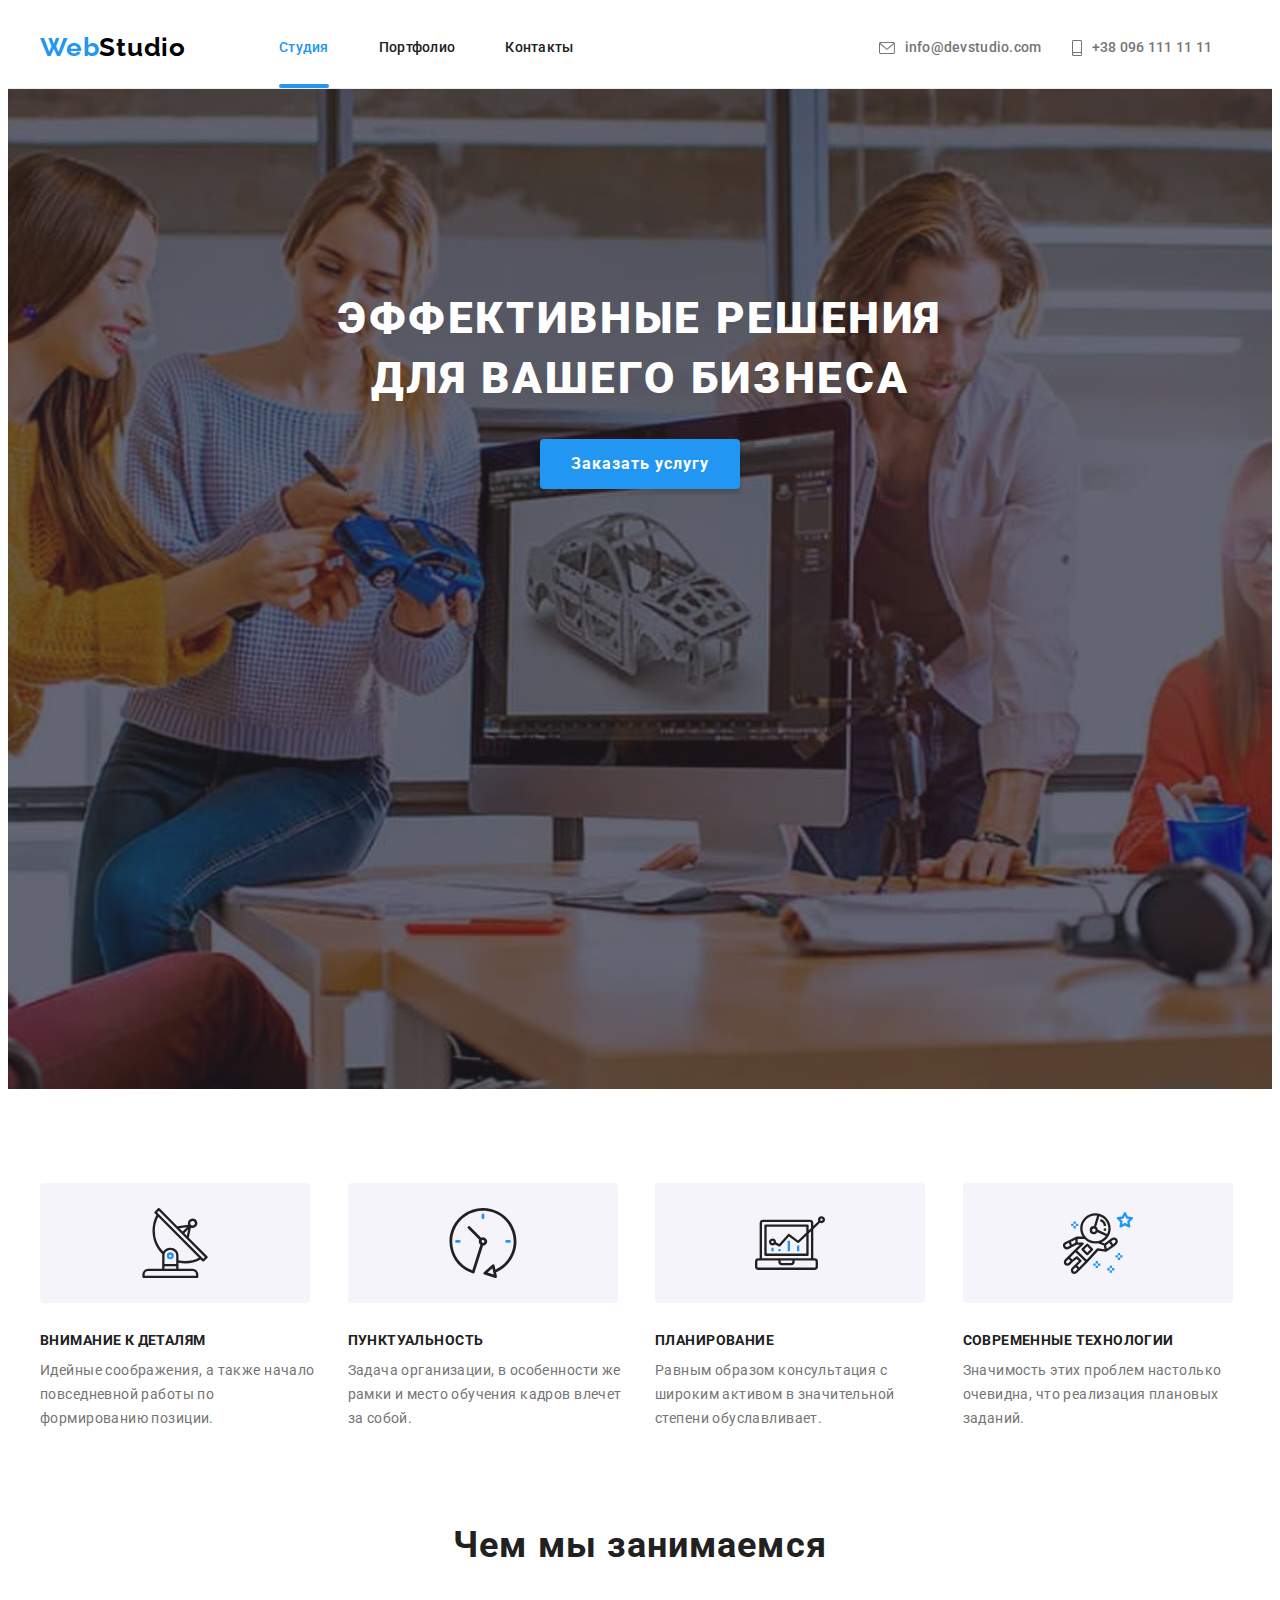
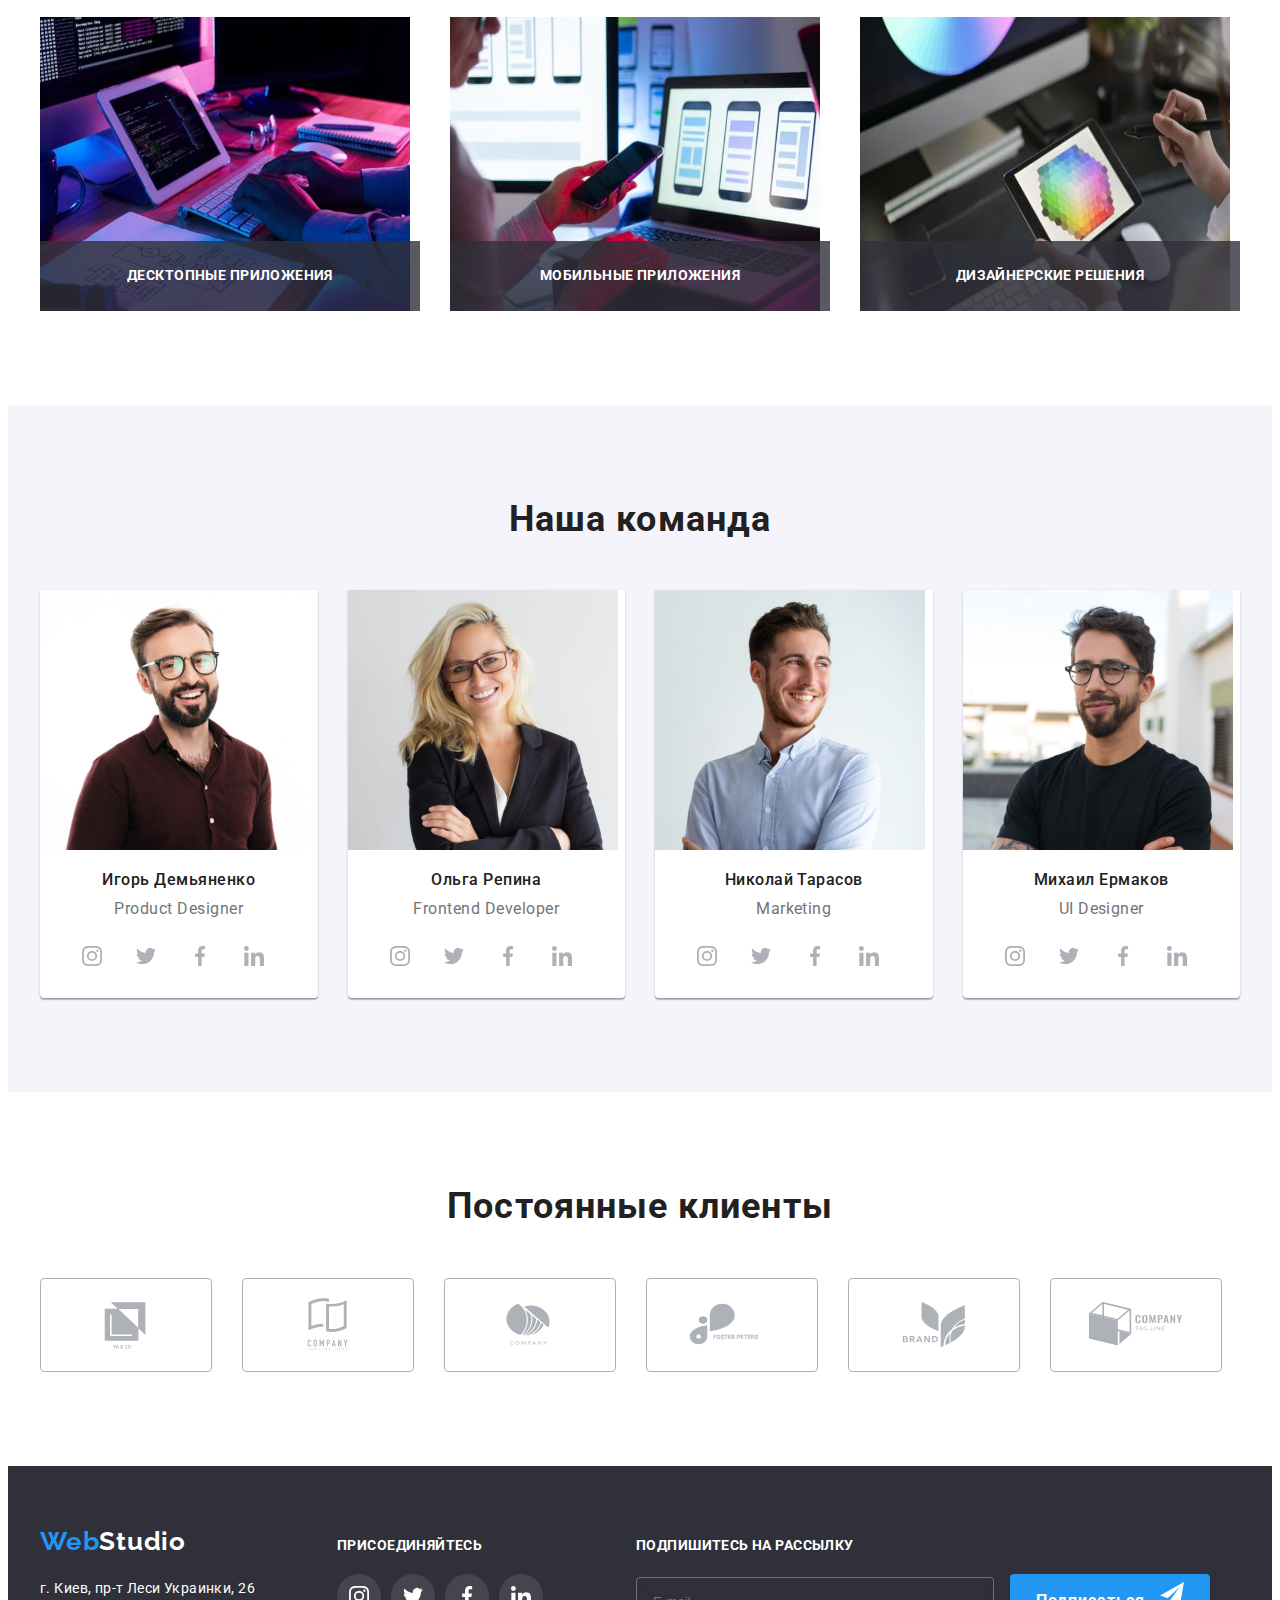
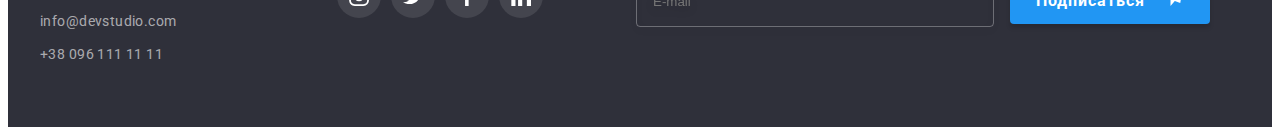
<file: index.html>
<!DOCTYPE html>
<html lang="ru">

<head>
    <meta charset="UTF-8">
    <meta http-equiv="X-UA-Compatible" content="IE=edge">
    <meta name="viewport" content="width=device-width, initial-scale=1.0">
    <title>WebStudio</title>
    <link rel="stylesheet" href="https://cdnjs.cloudflare.com/ajax/libs/modern-normalize/1.1.0/modern-normalize.min.css"
        integrity="sha512-wpPYUAdjBVSE4KJnH1VR1HeZfpl1ub8YT/NKx4PuQ5NmX2tKuGu6U/JRp5y+Y8XG2tV+wKQpNHVUX03MfMFn9Q=="
        crossorigin="anonymous" referrerpolicy="no-referrer" />
    <link rel="preconnect" href="https://fonts.gstatic.com">
    <link rel="preconnect" href="https://fonts.googleapis.com">
    <link rel="preconnect" href="https://fonts.gstatic.com" crossorigin>
    <link href="https://fonts.googleapis.com/css2?family=Raleway:wght@700&family=Roboto:wght@400;500;700;900&display=swap"
        rel="stylesheet">
    <link rel="stylesheet" href="./css/main.min.css">
</head>

<body>

    <!--Шапка сайта-->
    
    <header class="header">
        <div class="container header__container">
        <nav class="header-nav" >
            <a class="header-nav__logo head-nav__link" href="./index.html">Web<span class="header-nav__logo--dark">Studio</span></a>
            <ul class="head-nav list">
                <li class="head-nav__item">
                    <a class="head-nav__link current " href="./index.html">Студия</a>
                </li>
                <li class="head-nav__item">
                    <a class="head-nav__link" href="./portfolio.html">Портфолио</a>
                </li>
                <li class="head-nav__item">
                    <a class="head-nav__link" href="#">Контакты</a>
                </li>
            </ul>
        </nav>
        <ul class="header-contacts list">
            <li class="nav__item">
                <a class="head-nav__link icon-header" href="mailto:info@devstudio.com">
                    <svg class="icon-envelope">
                        <use href="./images/symbol-defs.svg#icon-envelope"></use>
                    </svg>
                    info@devstudio.com</a>
            </li>
            <li class="nav__item">
                <a class="head-nav__link icon-header" href="tel:+380961111111">
                    <svg class="icon-smartphone">
                        <use href="./images/symbol-defs.svg#icon-smartphone"></use>
                    </svg>
                    +38 096 111 11 11</a>
            </li>
        </ul>
        </div>
    </header>
    
    <main>

        <!-- Герой -->

        <section class="hero overlay">
            <div class="container">
            <h1 class="hero-title hero-container-title">Эффективные решения для вашего бизнеса</h1>
            <button class="hero-btn hero-container-btn" data-modal-open type="button">Заказать услугу</button>
                
            <div class="backdrop is-hidden" data-modal>
                <div class="modal">
                    <form class="modal-form" autocomplete="off">
                        <label class="modal-form-title">Оставьте свои данные, мы вам перезвоним</label>
                        <label class="modal-form-field">
                            <span class="modal-form-label">Имя</span>
                            <input class="modal-form-input" 
                            name="name" 
                            type="text"  
                            placeholder=" ">
                        <svg class="form-icon">
                            <use href="./images/symbol-defs.svg#icon-person"></use>
                        </svg>
                        </label>
                        
                        <label class="modal-form-field">
                            <span class="modal-form-label">Телефон</span>
                            <input class="modal-form-input" 
                            name="telephone" 
                            type="tel" 
                            placeholder=" ">
                            <svg class="form-icon">
                                <use href="./images/symbol-defs.svg#icon-phone"></use>
                            </svg>
                        </label>
                    
                        <label class="modal-form-field">
                            <span class="modal-form-label">Почта</span>
                            <input class="modal-form-input" 
                            name="email" 
                            type="email" 
                            placeholder=" ">  
                            <svg class="form-icon">
                                <use href="./images/symbol-defs.svg#icon-email"></use>
                            </svg>
                        </label>

                        <label for="comment"
                        class="modal-form-label"
                        >Комментарий</label>
                        <textarea
                        class="modal-form-textarea"
                        name="comment"
                        id="comment"
                        placeholder="Введите текст"
                        rows="8"></textarea>

                    
                        <label for="policy"
                            class="modal-form-policy">
                            <input type="checkbox" 
                            class="checkbox"
                            name="policy" 
                            id="policy"/>
                            <span class="icon-checkbox"></span>
                            Соглашаюсь с рассылкой и принимаю <a class="link-policy" href="#">Условия договора</a>
                        </label>

                    <button class="hero-btn" type="submit">Отправить</button>
                    </form>


                    <button class="btn-modal" data-modal-close>
                        <svg class="icon-close">
                        <use href="./images/symbol-defs.svg#icon-close"></use>
                    </svg>
                </button>
                </div>
            </div>
        
        
            </div>
        </section>

        <!-- Наши преимущества -->

        <section class="features section">
            <div class="container">
                <h2 class="features-title-head visually-hidden">Наши преимущества</h2>
            <ul class="list list-container">
                <li class="features-item">
                    <div class="icon-container-features">
                    <svg class="icon-antenna">
                        <use href="./images/symbol-defs.svg#icon-antenna"></use>
                    </svg>
                    </div>
                    <h3 class="features-title features-title-container">Внимание к деталям</h3>
                    <p class="features-text">Идейные соображения, а также начало повседневной работы по формированию позиции.</p>
                </li>
                <li class="features-item">
                    <div class="icon-container-features">
                        <svg class="icon-antenna">
                            <use href="./images/symbol-defs.svg#icon-clock"></use>
                        </svg>
                    </div>
                    <h3 class="features-title features-title-container">Пунктуальность</h3>
                    <p class="features-text">Задача организации, в особенности же рамки и место обучения кадров влечет за собой.</p>
                </li>
                <li class="features-item">
                    <div class="icon-container-features">
                        <svg class="icon-antenna">
                            <use href="./images/symbol-defs.svg#icon-diagram"></use>
                        </svg>
                    </div>
                    <h3 class="features-title features-title-container">Планирование</h3>
                    <p class="features-text">Равным образом консультация с широким активом в значительной степени обуславливает.</p>
                </li>
                <li class="features-item">
                    <div class="icon-container-features">
                        <svg class="icon-antenna">
                            <use href="./images/symbol-defs.svg#icon-astronaut"></use>
                        </svg>
                    </div>
                    <h3 class="features-title features-title-container">Современные технологии</h3>
                    <p class="features-text">Значимость этих проблем настолько очевидна, что реализация плановых заданий.</p>
                </li>
            </ul>
            </div>
        </section>

        <!--Примеры работ-->

        <section class="our-work section">
            <div class="container">
            <h2 class="our-work-title">Чем мы занимаемся</h2>
            <ul class="list list-container">
                <li class="our-work-list">
                    <img src="./images/desktop-applications.jpg" alt="Десктопные приложения" width="370" height="294">
                    <div class="label-our-work">
                        <p class="label">Десктопные приложения</p>
                    </div>
                </li>
                <li class="our-work-list">
                    <img src="./images/mobile-application.jpg" alt="Мобильные приложения" width="370" height="294">
                     <div class="label-our-work">
                    <p class="label">Мобильные приложения</p>
                    </div>
                </li>
                <li class="our-work-list">
                    <img src="./images/design-solutions.jpg" alt="Дизайнерские решения" width="370" height="294">
                    <div class="label-our-work">
                        <p class="label">Дизайнерские решения</p>
                    </div>
                </li>
            </ul>
            </div>
        </section>

        <!-- Our team -->

        <section class="our-team section">
            <div class="container">
            <h2 class="our-team-title">Наша команда</h2>
            <ul class="list list-container">
                <li class="our-team-item">
                    <img src="./images/product-designer.jpg" alt="Фото сотрудника Игорь Демьяненко" width="270">
                   <div class="team-card-text">
                    <h3 class="worker-title">Игорь Демьяненко</h3>
                    <p class="worker-text" lang="en">Product Designer</p>
                <div class="icon-container-team">
                    <ul class="list icon-social__item">
                    <li class="icon-flex">
                        <a class="icon-ref" href="#">
                            <svg class="icon-team">
                                <use href="./images/symbol-defs.svg#icon-instagram"></use>
                            </svg>
                        </a>
                    </li>
                    <li class="icon-flex">
                        <a class="icon-ref" href="#">
                            <svg class="icon-team">
                            <use href="./images/symbol-defs.svg#icon-twitter"></use>
                        </svg>
                    </a>    
                    </li>
                    <li class="icon-flex">
                        <a class="icon-ref" href="#">
                            <svg class="icon-team">
                            <use href="./images/symbol-defs.svg#icon-facebook"></use>
                            </svg>
                        </a>  
                    </li>
                    <li class="icon-flex">
                        <a class="icon-ref" href="#">
                            <svg class="icon-team">
                            <use href="./images/symbol-defs.svg#icon-linkedin"></use>
                        </svg>
                    </a>    
                    </li>
                </ul>
                </div>
                </div>
                </li>
                <li class="our-team-item">
                    <img src="./images/frontend-developer.jpg" alt="Фото сотрудника Ольга Репина" width="270">
                    <div class="team-card-text">
                    <h3 class="worker-title">Ольга Репина</h3>
                    <p class="worker-text" lang="en">Frontend Developer</p>
                    <div class="icon-container-team">
                        <ul class="list icon-social__item">
                            <li class="icon-flex">
                                <a class="icon-ref" href="#">
                                    <svg class="icon-team">
                                        <use href="./images/symbol-defs.svg#icon-instagram"></use>
                                    </svg>
                                </a>
                            </li>
                            <li class="icon-flex">
                                <a class="icon-ref" href="#">
                                    <svg class="icon-team">
                                        <use href="./images/symbol-defs.svg#icon-twitter"></use>
                                    </svg>
                                </a>
                            </li>
                            <li class="icon-flex">
                                <a class="icon-ref" href="#">
                                    <svg class="icon-team">
                                        <use href="./images/symbol-defs.svg#icon-facebook"></use>
                                    </svg>
                                </a>
                            </li>
                            <li class="icon-flex">
                                <a class="icon-ref" href="#">
                                    <svg class="icon-team">
                                        <use href="./images/symbol-defs.svg#icon-linkedin"></use>
                                    </svg>
                                </a>
                            </li>
                        </ul>
                    </div>
                    </div>
                </li>
                <li class="our-team-item">
                    <img src="./images/marketing.jpg" alt="Фото сотрудника Николай Тарасов" width="270">
                    <div class="team-card-text">
                    <h3 class="worker-title pre-title">Николай Тарасов</h3>
                    <p class="worker-text" lang="en">Marketing</p>
                    <div class="icon-container-team">
                        <ul class="list icon-social__item">
                            <li class="icon-flex">
                                <a class="icon-ref" href="#">
                                    <svg class="icon-team">
                                        <use href="./images/symbol-defs.svg#icon-instagram"></use>
                                    </svg>
                                </a>
                            </li>
                            <li class="icon-flex">
                                <a class="icon-ref" href="#">
                                    <svg class="icon-team">
                                        <use href="./images/symbol-defs.svg#icon-twitter"></use>
                                    </svg>
                                </a>
                            </li>
                            <li class="icon-flex">
                                <a class="icon-ref" href="#">
                                    <svg class="icon-team">
                                        <use href="./images/symbol-defs.svg#icon-facebook"></use>
                                    </svg>
                                </a>
                            </li>
                            <li class="icon-flex">
                                <a class="icon-ref" href="#">
                                    <svg class="icon-team">
                                        <use href="./images/symbol-defs.svg#icon-linkedin"></use>
                                    </svg>
                                </a>
                            </li>
                        </ul>
                    </div>
                    </div>
                </li>
                <li class="our-team-item">
                    <img src="./images/ui-designer.jpg" alt="Фото сотрудника Михаил Ермаков" width="270">
                    <div class="team-card-text">
                    <h3 class="worker-title">Михаил Ермаков</h3>
                    <p class="worker-text" lang="en">UI Designer</p>
                    <div class="icon-container-team">
                        <ul class="list icon-social__item">
                            <li class="icon-flex">
                                <a class="icon-ref" href="#">
                                    <svg class="icon-team">
                                        <use href="./images/symbol-defs.svg#icon-instagram"></use>
                                    </svg>
                                </a>
                            </li>
                            <li class="icon-flex">
                                <a class="icon-ref" href="#">
                                    <svg class="icon-team">
                                        <use href="./images/symbol-defs.svg#icon-twitter"></use>
                                    </svg>
                                </a>
                            </li>
                            <li class="icon-flex">
                                <a class="icon-ref" href="#">
                                    <svg class="icon-team">
                                        <use href="./images/symbol-defs.svg#icon-facebook"></use>
                                    </svg>
                                </a>
                            </li>
                            <li class="icon-flex">
                                <a class="icon-ref" href="#">
                                    <svg class="icon-team">
                                        <use href="./images/symbol-defs.svg#icon-linkedin"></use>
                                    </svg>
                                </a>
                            </li>
                        </ul>
                    </div>
                    </div>
                </li>
            </ul>
            </div>
        </section>

    <!--Постоянные клиенты-->

    <section class="section">
        <div class="container">
            <h2 class="our-work-title">Постоянные клиенты</h2>
            <div class="icon-clients-container">
            <ul class="list list-container">
                <li class="list-clients">
                        <a class="clients-container" href="#">  
                            <svg class="icon-clients">
                            <use href="./images/symbol-defs.svg#icon-yaco"></use>
                        </svg>
                    </a>
                </li>
                <li class="list-clients">
                    <a class="clients-container" href="#">
                        <svg class="icon-clients">
                            <use href="./images/symbol-defs.svg#icon-tagline"></use>
                        </svg>
                    </a>  
                </li>
                <li class="list-clients">
                    <a class="clients-container" href="#">
                    <svg class="icon-clients">
                        <use href="./images/symbol-defs.svg#icon-company"></use>
                    </svg>
                    </a>
                </li>
                <li class="list-clients">
                    <a class="clients-container" href="#">
                    <svg class="icon-clients">
                        <use href="./images/symbol-defs.svg#icon-foster"></use>
                    </svg>
                    </a>
                </li>
                <li class="list-clients">
                    <a class="clients-container" href="#">
                    <svg class="icon-clients">
                        <use href="./images/symbol-defs.svg#icon-brand"></use>
                    </svg>
                    </a>
                </li>
                <li class="list-clients">
                    <a class="clients-container" href="#">
                    <svg class="icon-clients">
                        <use href="./images/symbol-defs.svg#icon-company-tagline"></use>
                    </svg>
                    </a>
                </li>
            </ul>
            </div>
        </div>
    </section>
    </main>

    <!--Футер-->

    <footer class="footer">
        <div class="container logo__container">
            <div class="footer-address">
                <a class=" head-nav__link footer-address__logo" href="./index.html">Web<span class="footer-address__logo--light">Studio</span></a>
                <address class="address">
                    <p class="footer-addres">г. Киев, пр-т Леси Украинки, 26</p>
                    <ul class="footer-contacts list">
                <li class="footer-contacts__item">
                    <a class="head-nav__link" href="mailto:info@devstudio.com">info@devstudio.com</a>
                </li>
                <li>
                    <a class="head-nav__link" href="tel:+380961111111">+38 096 111 11 11</a>
                </li>
                 </ul>
                </address>
            </div>   
            <div class="footer-icon">
            <strong class="footer-icon__attachment">Присоединяйтесь</strong>
                    <ul class="list icon-social">
                        <li class="icon-social__item">
                            <a class="icon-social__ref" href="#">
                                <svg class="icon-social__image">
                                    <use href="./images/symbol-defs.svg#icon-footer-instagram"></use>
                                </svg>
                            </a>
                        </li>
                        <li class="icon-social__item">
                            <a class="icon-social__ref" href="#">
                                <svg class="icon-social__image">
                                    <use href="./images/symbol-defs.svg#icon-footer-twitter"></use>
                                </svg>
                            </a>
                        </li>
                        <li class="icon-social__item">
                            <a class="icon-social__ref" href="#">
                                <svg class="icon-social__image">
                                    <use href="./images/symbol-defs.svg#icon-footer-facebook"></use>
                                </svg>
                            </a>
                        </li>
                        <li class="icon-social__item">
                            <a class="icon-social__ref" href="#">
                                <svg class="icon-social__image">
                                    <use href="./images/symbol-defs.svg#icon-footer-linkedin"></use>
                                </svg>
                            </a>
                        </li>
                    </ul>
            </div>
            <div class="footer-input-container">
                <strong class="footer-icon__attachment">Подпишитесь на рассылку</strong>
                <form class="footer-form">
                    <label>
                        <input 
                        class="footer-input" 
                        name="email"
                        type="email"
                        placeholder="E-mail">
                    </label>
                    <button
                    class="footer-form-btn"
                    type="submit"
                    >Подписаться
                <svg class="icon-send">
                    <use href="./images/symbol-defs.svg#icon-send"></use>
                </svg>
            </button>
                </form>
            </div>
        </div>
    </footer>
    
    <script src="./js/modal.js"></script>

</body>
</html>
</file>
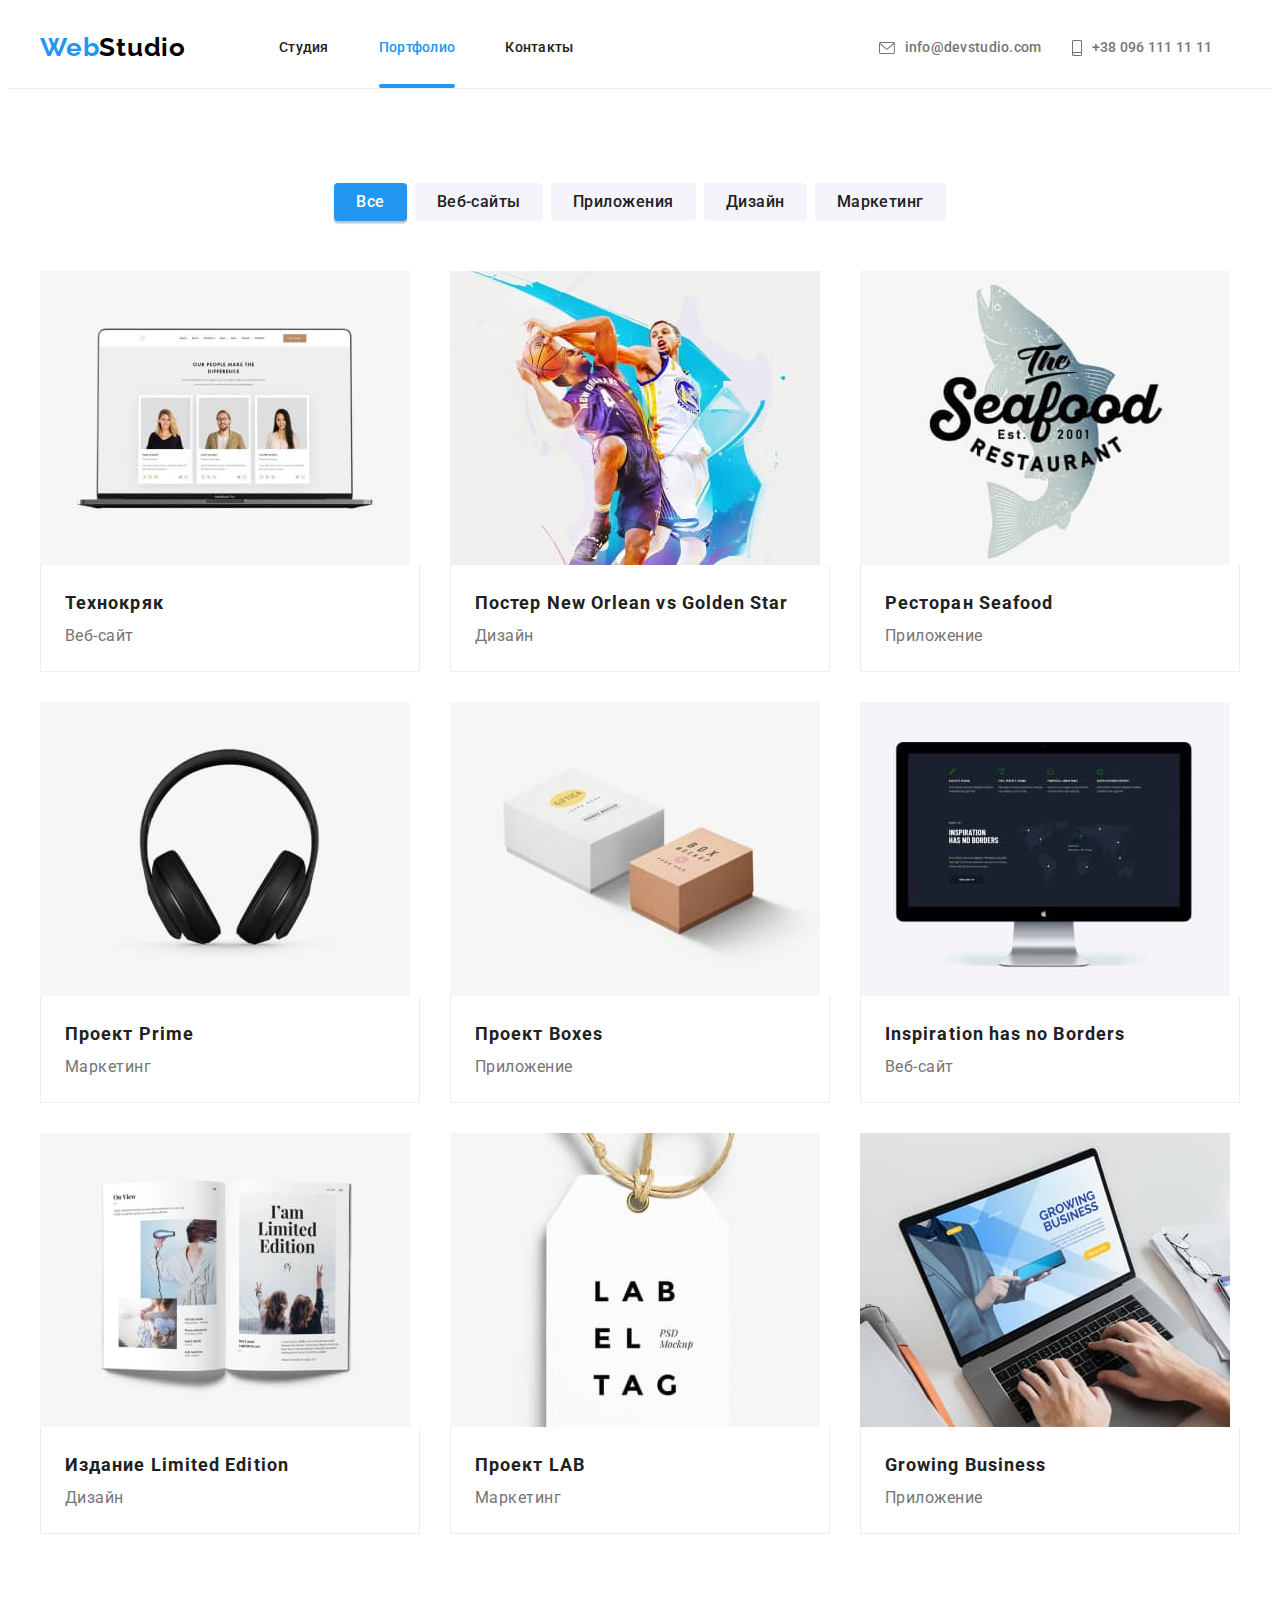
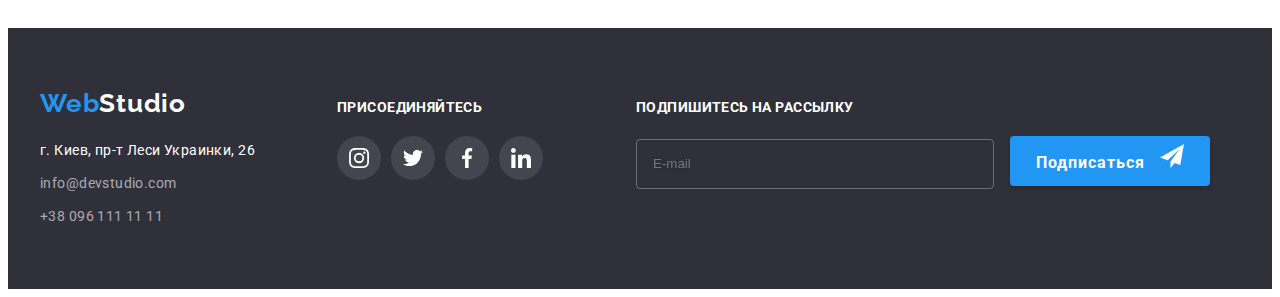
<file: portfolio.html>
<!DOCTYPE html>
<html lang="ru">
<head>
    <meta charset="UTF-8">
    <meta http-equiv="X-UA-Compatible" content="IE=edge">
    <meta name="viewport" content="width=device-width, initial-scale=1.0">
    <title>Портфолио</title>
    <link rel="stylesheet" href="https://cdnjs.cloudflare.com/ajax/libs/modern-normalize/1.1.0/modern-normalize.min.css"
        integrity="sha512-wpPYUAdjBVSE4KJnH1VR1HeZfpl1ub8YT/NKx4PuQ5NmX2tKuGu6U/JRp5y+Y8XG2tV+wKQpNHVUX03MfMFn9Q=="
        crossorigin="anonymous" referrerpolicy="no-referrer" />
    <link rel="preconnect" href="https://fonts.gstatic.com">
    <link rel="preconnect" href="https://fonts.googleapis.com">
    <link rel="preconnect" href="https://fonts.gstatic.com" crossorigin>
    <link href="https://fonts.googleapis.com/css2?family=Raleway:wght@700&family=Roboto:wght@400;500;700;900&display=swap"
        rel="stylesheet">
    <link rel="stylesheet" href="./css/main.min.css">
    <!-- <link rel="stylesheet" href="./css/styles.css"> -->
    
</head>
<body>

    <!--Шапка сайта-->

    <header class="header">
        <div class="container header__container">
            <nav class="header-nav">
            <a class="header-nav__logo head-nav__link" href="./index.html">Web<span class="header-nav__logo--dark">Studio</span></a>
            <ul class="head-nav list">
                <li class="head-nav__item">
                    <a class="head-nav__link " href="./index.html">Студия</a>
                </li>
                <li class="head-nav__item">
                    <a class="head-nav__link current" href="./portfolio.html">Портфолио</a>
                </li>
                <li class="head-nav__item">
                    <a class="head-nav__link" href="#">Контакты</a>
                </li>
            </ul>
            </nav>
            <ul class="header-contacts list">
                <li class="nav__item">
                    <a class="head-nav__link icon-header" href="mailto:info@devstudio.com">
                        <svg class="icon-envelope">
                            <use href="./images/symbol-defs.svg#icon-envelope"></use>
                        </svg>
                        info@devstudio.com</a>
                </li>
                <li class="nav__item">
                    <a class="head-nav__link icon-header" href="tel:+380961111111">
                        <svg class="icon-smartphone">
                            <use href="./images/symbol-defs.svg#icon-smartphone"></use>
                        </svg>
                        +38 096 111 11 11</a>
                </li>
            </ul>
        </div>
    </header>

    <!--Main-->

    <main>

    <!--Gallery-->

        <section class="section">
            <div class="container ">
            <h1 class="works-example visually-hidden">Примеры работ</h1>

            <!--Filter-->
    <ul class="list-btn list list-btn-container">
        <li class="filter-item">
            <button class="btn active-btn" type="button">Все</button>
        </li>
        <li class="filter-item">
            <button class="btn" type="button">Веб-сайты</button>
        </li>
        <li class="filter-item">
            <button class="btn" type="button">Приложения</button>
        </li>
        <li class="filter-item">
            <button class="btn" type="button">Дизайн</button>
        </li>
        <li class="filter-item">
            <button class="btn" type="button">Маркетинг</button>
        </li>
    </ul>
        
            <!--Example-->
            <ul class="list example-list-container">
             
                <li class="example-item">
                    <a class="head-nav__link link-example-item" href="#">
                    <img src="./images/laptop.jpg" alt="Технокряк"
                    width="370">
                    <div class="overlay-gallery">
                        <p class="text-overlay-gallery">Технокряк это современная площадка распространения коронавируса. Компании используют эту платформу для цифрового
                        шпионажа и атак на защищённые сервера конкурентов.</p>
                    </div>
                    <div class="border">
                        <h2 class="example-title">Технокряк</h2>
                        <p class="example-text">Веб-сайт</p>
                    </div>
                </a>
                </li>
                
                <li class="example-item">
                    <a class="head-nav__link link-example-item" href="#">
                    <img src="./images/poster.jpg" alt="Постер New Orlean vs Golden Star" 
                    width="370">
                    <div class="overlay-gallery">
                        <p class="text-overlay-gallery">Lorem ipsum dolor sit amet consectetur, adipisicing elit. Cupiditate voluptates et nisi similique a vel, blanditiis labore nihil rem ipsa pariatur. Unde et quibusdam pariatur ipsum aspernatur ratione ea at.</p>
                    </div>
                    <div class="border">
                    <h2 class="example-title">Постер <span lang="en">New Orlean vs Golden Star</span></h2>
                    <p class="example-text">Дизайн</p>
                    </div>
                    </a>
                </li>

                
                <li class="example-item">
                    <a class="head-nav__link link-example-item" href="#">
                    <img src="./images/restaurant.jpg" alt="Ресторан Seafood" 
                    width="370">
                    <div class="overlay-gallery">
                        <p class="text-overlay-gallery">Lorem ipsum dolor sit, amet consectetur adipisicing elit. Cumque sapiente animi alias. Praesentium, rem, eveniet nostrum et nesciunt repudiandae possimus corrupti, alias vel pariatur maiores ducimus. At quidem quibusdam ut!</p>
                    </div>
                    <div class="border">
                    <h2 class="example-title">Ресторан <span lang="en">Seafood</span></h2>
                    <p class="example-text">Приложение</p>
                    </div>
                    </a>
                </li>

                <li class="example-item">
                    <a class="head-nav__link link-example-item" href="#">
                    <img src="./images/headphones.jpg" alt="Проект Prime" 
                    width="370">
                    <div class="overlay-gallery">
                        <p class="text-overlay-gallery">Lorem ipsum dolor sit amet consectetur adipisicing elit. Consectetur quas laboriosam dolorem error! Quaerat vero possimus ducimus maiores, natus at molestiae magni rerum! Sit suscipit ea illo expedita corporis? Optio!</p>
                    </div>
                    <div class="border">
                    <h2 class="example-title">Проект <span lang="en">Prime</span></h2>
                    <p class="example-text">Маркетинг</p>
                    </div>
                    </a>
                </li>

                <li class="example-item">
                    <a class="head-nav__link link-example-item" href="#">
                    <img src="./images/boxes.jpg" alt="Проект Boxes" 
                    width="370">
                    <div class="overlay-gallery">
                        <p class="text-overlay-gallery">Lorem ipsum, dolor sit amet consectetur adipisicing elit. Qui commodi quisquam suscipit aliquid exercitationem, nihil architecto earum quam dolorum minima eos sed, ipsam alias quas in similique labore. Ea, soluta.</p>
                    </div>
                    <div class="border">
                    <h2 class="example-title">Проект <span lang="en">Boxes</span></h2>
                    <p class="example-text">Приложение</p>
                    </div>
                    </a>
                </li>

                <li class="example-item">
                    <a class="head-nav__link link-example-item" href="#">
                    <img src="./images/monitor.jpg" alt="Inspiration has no Borders" 
                    width="370">
                    <div class="overlay-gallery">
                        <p class="text-overlay-gallery">Lorem ipsum dolor sit, amet consectetur adipisicing elit. Aperiam, eius exercitationem iure modi repudiandae nam dolor in adipisci eveniet porro vel, optio neque hic tempora soluta odit magni quidem saepe.</p>
                    </div>
                    <div class="border">
                    <h2 class="example-title" lang="en">Inspiration has no Borders</h2>
                    <p class="example-text">Веб-сайт</p>
                    </div>
                    </a>
                </li>

                <li class="example-item">
                    <a class="head-nav__link link-example-item" href="#">
                    <img src="./images/book.jpg" alt="Издание Limited Edition" 
                    width="370">
                    <div class="overlay-gallery">
                        <p class="text-overlay-gallery">Lorem, ipsum dolor sit amet consectetur adipisicing elit. Iusto expedita voluptatum dolor, pariatur reprehenderit maiores eligendi inventore quas molestiae minus dolore totam a laboriosam atque eius asperiores accusantium nisi delectus.</p>
                    </div>
                    <div class="border">
                    <h2 class="example-title">Издание <span lang="en">Limited Edition</span></h2>
                    <p class="example-text">Дизайн</p>
                    </div>
                    </a>
                </li>

                <li class="example-item">
                    <a class="head-nav__link link-example-item" href="#">
                    <img src="./images/label.jpg" alt="Проект LAB" 
                    width="370">
                    <div class="overlay-gallery">
                        <p class="text-overlay-gallery">Lorem, ipsum dolor sit amet consectetur adipisicing elit. Ducimus saepe obcaecati eligendi nobis voluptatem cumque sit molestiae dolorem! Quis cum ex voluptate. Rem asperiores blanditiis maxime amet numquam id iste.</p>
                    </div>
                    <div class="border">
                    <h2 class="example-title">Проект <span lang="en">LAB</span></h2>
                    <p class="example-text">Маркетинг</p>
                    </div>
                    </a>
                </li>

                <li class="example-item">
                    <a class="head-nav__link link-example-item" href="#">
                    <img src="./images/laptop-business.jpg" alt="Growing Business" 
                    width="370">
                    <div class="overlay-gallery">
                        <p class="text-overlay-gallery">Lorem ipsum dolor sit amet consectetur adipisicing elit. Nesciunt impedit quae iusto in veniam aspernatur aliquid fugit tempora, tempore sunt quia modi unde saepe suscipit voluptate dignissimos animi alias error.</p>
                    </div>
                    <div class="border">
                    <h2 class="example-title" lang="en">Growing Business</h2>
                    <p class="example-text">Приложение</p>
                    </div>
                    </a>
                </li>
            </ul>
            </div>
        </section>
    </main>
   
<!--Футер-->

<footer class="footer">
    <div class="container logo__container">
        <div class="footer-address">
            <a class=" head-nav__link footer-address__logo" href="./index.html">Web<span
                    class="footer-address__logo--light">Studio</span></a>
            <address class="address">
                <p class="footer-addres">г. Киев, пр-т Леси Украинки, 26</p>
                <ul class="footer-contacts list">
                    <li class="footer-contacts__item">
                        <a class="head-nav__link" href="mailto:info@devstudio.com">info@devstudio.com</a>
                    </li>
                    <li>
                        <a class="head-nav__link" href="tel:+380961111111">+38 096 111 11 11</a>
                    </li>
                </ul>
            </address>
        </div>
        <div class="footer-icon">
            <strong class="footer-icon__attachment">Присоединяйтесь</strong>
            <ul class="list icon-social">
                <li class="icon-social__item">
                    <a class="icon-social__ref" href="#">
                        <svg class="icon-social__image">
                            <use href="./images/symbol-defs.svg#icon-footer-instagram"></use>
                        </svg>
                    </a>
                </li>
                <li class="icon-social__item">
                    <a class="icon-social__ref" href="#">
                        <svg class="icon-social__image">
                            <use href="./images/symbol-defs.svg#icon-footer-twitter"></use>
                        </svg>
                    </a>
                </li>
                <li class="icon-social__item">
                    <a class="icon-social__ref" href="#">
                        <svg class="icon-social__image">
                            <use href="./images/symbol-defs.svg#icon-footer-facebook"></use>
                        </svg>
                    </a>
                </li>
                <li class="icon-social__item">
                    <a class="icon-social__ref" href="#">
                        <svg class="icon-social__image">
                            <use href="./images/symbol-defs.svg#icon-footer-linkedin"></use>
                        </svg>
                    </a>
                </li>
            </ul>
        </div>
        <div class="footer-input-container">
            <strong class="footer-icon__attachment">Подпишитесь на рассылку</strong>
            <form class="footer-form">
                <label>
                    <input class="footer-input" name="email" type="email" placeholder="E-mail">
                </label>
                <button class="footer-form-btn" type="submit">Подписаться
                    <svg class="icon-send">
                        <use href="./images/symbol-defs.svg#icon-send"></use>
                    </svg>
                </button>
            </form>
        </div>
    </div>
</footer>
</body>
</html>
</file>
<file: css/styles.css>
/*---------------logo---------------*/

/*---------------site-nav---------------*/

/*---------------header-contacts---------------*/

/*---------------hero---------------*/

/*---------------features---------------*/

/*---------------our-work---------------*/

/*---------------our-team---------------*/

/*---------------clients---------------*/

/*---------------footer---------------*/

/*---------------portfolio-btn---------------*/

/*---------------portfolio-example---------------*/
</file>
<file: css/main.min.css>
:root{--primary-text-color: #212121;--secondary-text-color: #757575;--third-text-color: rgba(255, 255, 255, 0.6);--accent-color: #2196f3;--primary-white-color: #ffffff;--logo-color-dark: #000000}p,h1,h2,h3,h4,h5,h6{margin:0}ul{margin:0;padding:0}img{display:block;max-width:100%}.btn-modal,.modal-form-policy,.header-nav,.header__container,.header-contacts,.icon-container-features,.label-our-work,.icon-container-team,.icon-social,.icon-ref,.icon-social__item,.icon-team,.icon-clients-container,.clients-container,.icon-social__ref{display:flex;align-items:center}body{font-family:Roboto, Raleway, sans-serif;color:var(--primary-text-color);background-color:var(--primary-white-color)}.head-nav__link{text-decoration:none;display:block;position:relative}.list{list-style:none}.visually-hidden{position:absolute;white-space:nowrap;width:1px;height:1px;overflow:hidden;border:0;padding:0;clip:rect(0 0 0 0);clip-path:inset(50%);margin:-1px}.container{width:1200px;padding-left:15px;padding-right:15px;margin:0 auto}.section{padding-top:94px;padding-bottom:94px}.header-nav__logo--dark{color:var(--logo-color-dark)}.footer-address__logo--light{color:var(--primary-white-color)}.header-nav__logo{font-family:Raleway, sans-serif;color:var(--accent-color);font-weight:bold;font-size:26px;line-height:1.19;letter-spacing:0.03em;margin-right:93px;padding-top:24px;padding-bottom:25px}.hero-container-btn{display:block;margin:0 auto}.hero-btn{display:block;margin:0 auto;font-family:Roboto, sans-serif;color:var(--primary-white-color);background-color:var(--accent-color);border:none;cursor:pointer;display:block;font-weight:700;font-size:16px;line-height:1.87;letter-spacing:.06em;align-items:center;text-align:center;border-radius:4px;width:200px;height:50px;box-shadow:0px 4px 4px rgba(0,0,0,0.15)}.overlay{max-width:1600px;height:600px;margin-left:auto;margin-right:auto;background-color:#c4c4c4;background-image:linear-gradient(to right, rgba(47,48,58,0.4), rgba(47,48,58,0.4)),url("../images/hero-image.jpg");background-repeat:no-repeat;background-position:center;background-size:cover}.backdrop{position:fixed;top:0;left:0;width:100%;height:100%;z-index:1;background-color:rgba(0,0,0,0.2);opacity:1;visibility:visible;transition:opacity 250ms cubic-bezier(0.4, 0, 0.2, 1),visibility 250ms cubic-bezier(0.4, 0, 0.2, 1)}.backdrop.is-hidden{visibility:hidden;opacity:0;pointer-events:none}.modal{position:absolute;top:50%;left:50%;width:528px;height:581px;background-color:var(--primary-white-color);transform:translate(-50%, -50%);box-shadow:0px 1px 3px rgba(0,0,0,0.12),0px 1px 1px rgba(0,0,0,0.14),0px 2px 1px rgba(0,0,0,0.2);border-radius:4px}.icon-close{width:11px;height:11px}.btn-modal{position:absolute;width:30px;height:30px;top:8px;right:8px;justify-content:center;border-radius:50%;border:1px solid rgba(0,0,0,0.1);background-color:var(--primary-white-color);cursor:pointer}.btn-modal:hover,.btn-modal:focus{fill:var(--accent-color)}.modal-form{display:block;padding:40px}.modal-form-field{position:relative;display:block;margin-bottom:10px}.modal-form-field:focus-within>.form-icon{fill:var(--accent-color)}.modal-form-label{font-family:Roboto;font-weight:normal;font-size:12px;line-height:1.17;letter-spacing:0.01em;color:#757575}.modal-form-input{height:40px;width:100%;padding:11px;padding-left:42px;border:1px solid rgba(33,33,33,0.2);box-sizing:border-box;border-radius:4px}.modal-form-input:focus{outline:1px solid var(--accent-color)}.modal-form-input:not(:placeholder-shown)+.modal-form-label{transform:translateY(-40px)}.form-icon{position:absolute;top:50%;left:20px;width:18px;height:18px}.modal-form-textarea{height:120px;width:100%;border:1px solid rgba(33,33,33,0.2);box-sizing:border-box;border-radius:4px}.modal-form-textarea[placeholder]{padding:12px 16px;margin-bottom:20px;font-family:Roboto;font-weight:400;font-size:14px;line-height:1.17;letter-spacing:0.01em;color:rgba(117,117,117,0.5)}.modal-form-textarea:focus{outline:1px solid var(--accent-color)}.modal-form-policy{justify-content:center;margin-bottom:30px;font-family:Roboto;font-style:normal;font-weight:normal;font-size:14px;line-height:1.71;letter-spacing:0.03em;color:var(--secondary-text-color)}.modal-form-policy:focus-within .icon-checkbox{border:2px solid var(--accent-color)}.modal-form-policy:hover .icon-checkbox{border:2px solid var(--accent-color)}.link-policy{color:var(--accent-color);text-decoration-line:underline}.checkbox{position:absolute;white-space:nowrap;width:1px;height:1px;overflow:hidden;border:0;padding:0;clip:rect(0 0 0 0);clip-path:inset(50%);margin:-1px}.checkbox:checked+.icon-checkbox{border-color:var(--accent-color);background-color:var(--accent-color);background-image:url(../images/icon-check.svg);background-size:contain;background-origin:border-box}.icon-checkbox{display:inline-block;margin-right:8px;width:16px;height:15px;border-radius:2px;border:2px solid var(--primary-text-color)}.modal-form-title{display:block;margin-bottom:12px;font-family:Roboto;font-weight:bold;font-size:20px;line-height:1.15;text-align:center;letter-spacing:0.03em;color:var(--primary-text-color)}textarea{resize:none}.list-btn-container{display:flex;margin-bottom:50px;justify-content:center}.list-btn .filter-item:not(:last-child){margin-right:8px}.btn{display:inline-flex;font-family:Roboto, sans-serif;background-color:#f5f4fa;color:var(--primary-text-color);cursor:pointer;border:none;font-weight:500;font-size:16px;line-height:1.62;text-align:center;letter-spacing:0.03em;border-radius:4px;padding:6px 22px;transition:background-color 250ms cubic-bezier(0.4, 0, 0.2, 1),color 250ms cubic-bezier(0.4, 0, 0.2, 1),box-shadow 250ms cubic-bezier(0.4, 0, 0.2, 1)}.btn:hover,.btn:focus{color:var(--primary-white-color);background-color:var(--accent-color);box-shadow:0px 3px 1px rgba(0,0,0,0.1),0px 1px 2px rgba(0,0,0,0.08),0px 2px 2px rgba(0,0,0,0.12)}.btn.active-btn{color:var(--primary-white-color);background-color:var(--accent-color);box-shadow:0px 3px 1px rgba(0,0,0,0.1),0px 1px 2px rgba(0,0,0,0.08),0px 2px 2px rgba(0,0,0,0.12)}.header{border-bottom:1px solid #ececec}.header-nav{margin-right:305px}.head-nav{display:flex}.head-nav .head-nav__item:not(:last-child){margin-right:50px}.head-nav .head-nav__link{color:var(--primary-text-color);font-weight:500;font-size:14px;line-height:1.14;letter-spacing:.02em;padding-top:32px;padding-bottom:32px;transition:color 250ms cubic-bezier(0.4, 0, 0.2, 1)}.head-nav .head-nav__link:hover,.head-nav .head-nav__link:focus{color:var(--accent-color)}.head-nav__link.current::after{content:" ";display:block;width:100%;height:4px;background-color:var(--accent-color);border-radius:4px;border:none;position:absolute;left:0;bottom:0}.head-nav__link.current{color:var(--accent-color)}.icon-envelope{fill:currentColor;width:16px;height:12px;margin-right:10px;transition:fill 250ms cubic-bezier(0.4, 0, 0.2, 1)}.icon-smartphone{fill:currentColor;width:10px;height:16px;margin-right:10px;transition:fill 250ms cubic-bezier(0.4, 0, 0.2, 1)}.icon-header{display:flex}.header-contacts .nav__item:not(:last-child){margin-right:30px}.header-contacts .head-nav__link{color:var(--secondary-text-color);font-weight:500;font-size:14px;line-height:1.14;letter-spacing:.02em;padding-top:32px;padding-bottom:32px;align-items:center;transition:color 250ms cubic-bezier(0.4, 0, 0.2, 1)}.header-contacts .head-nav__link:hover,.header-contacts .head-nav__link:focus{color:var(--accent-color)}.hero{padding-bottom:200px;padding-top:200px}.hero-title{color:var(--primary-white-color);font-weight:900;font-size:44px;line-height:1.36;text-align:center;letter-spacing:0.06em;text-transform:uppercase}.hero-container-title{width:696px;margin-left:auto;margin-right:auto;margin-bottom:30px}.icon-container-features{justify-content:center;width:270px;height:120px;background:#f5f4fa;border-radius:4px;margin-bottom:30px}.icon-antenna{content:"";width:70px;height:70px}.list-container{display:flex;flex-wrap:wrap;margin-right:-30px;margin-bottom:-30px}.features-item{flex-basis:calc(100% / 4 - 30px);margin-right:30px;margin-bottom:30px}.features-title-container{margin-bottom:10px}.features-title{color:var(--primary-text-color);font-weight:700;font-size:14px;line-height:1.14;letter-spacing:0.03em;text-transform:uppercase}.features-text{color:var(--secondary-text-color);font-size:14px;line-height:1.71;letter-spacing:0.03em}.our-work{padding-top:0px}.our-work-list{flex-basis:calc(100% / 3 - 30px);margin-right:30px;margin-bottom:30px;position:relative}.our-work-title,.our-team-title{color:var(--primary-text-color);font-weight:700;font-size:36px;line-height:1.16;text-align:center;letter-spacing:0.03em;margin-bottom:50px}.label-our-work{content:"";width:100%;height:70px;background-color:rgba(47,48,58,0.8);position:absolute;left:0;bottom:0;justify-content:center}.label{display:block;font-family:Roboto;font-weight:bold;font-size:14px;line-height:1.14;letter-spacing:0.03em;text-transform:uppercase;color:var(--primary-white-color)}.icon-container-team{width:206px;height:44px;margin-top:16px}.icon-ref{width:44px;height:44px;justify-content:center;border-radius:50%;transition:background-color 250ms cubic-bezier(0.4, 0, 0.2, 1)}.icon-ref:hover,.icon-ref:focus{border-radius:50%;fill:var(--accent-color);background-color:var(--accent-color)}.icon-social__item .icon-flex:not(:last-child){margin-right:10px}.icon-team{width:20px;height:20px;fill:#afb1b8;transition:fill 250ms cubic-bezier(0.4, 0, 0.2, 1)}.icon-ref:focus .icon-team{fill:var(--primary-white-color)}.icon-ref:hover .icon-team{fill:var(--primary-white-color)}.icon-social .icon-social__item:not(:last-child){margin-right:10px}.our-team{background-color:#f5f4fa}.our-team-item{flex-basis:calc(100% / 4 - 30px);margin-right:30px;margin-bottom:30px;background:#ffffff;box-shadow:0px 1px 3px rgba(0,0,0,0.12),0px 1px 1px rgba(0,0,0,0.14),0px 2px 1px rgba(0,0,0,0.2);border-radius:0px 0px 4px 4px}.team-card-text{padding:20px 30px;text-align:center}.worker-title{color:var(--primary-text-color);font-weight:500;font-size:16px;line-height:1.19;letter-spacing:0.03em;text-align:center;margin-bottom:10px}.worker-text{color:var(--secondary-text-color);font-size:16px;line-height:1.19;letter-spacing:0.03em;text-align:center}.icon-clients{width:106px;height:60px;fill:#afb1b8;transition:fill 250ms cubic-bezier(0.4, 0, 0.2, 1)}.clients-container:hover .icon-clients{fill:var(--accent-color)}.clients-container:focus .icon-clients{fill:var(--accent-color)}.list-container .list-clients:not(:last-child){margin-right:30px;margin-bottom:30px}.clients-container{width:170px;height:92px;justify-content:center;border:#afb1b8 solid 1px;border-radius:4px;transition:border 250ms cubic-bezier(0.4, 0, 0.2, 1)}.clients-container:hover,.clients-container:focus{border-color:var(--accent-color)}.overlay-gallery{position:absolute;top:0;left:0;width:100%;height:100%;background-color:rgba(33,150,243,0.9);transform:translateY(101%);transition:transform 250ms cubic-bezier(0.4, 0, 0.2, 1)}.link-example-item:focus .overlay-gallery{transform:translateY(0%)}.link-example-item:hover .overlay-gallery{transform:translateY(0%)}.link-example-item{position:relative;overflow:hidden;transition:box-shadow 250ms cubic-bezier(0.4, 0, 0.2, 1)}.link-example-item:hover,.link-example-item:focus{box-shadow:0px 1px 1px rgba(0,0,0,0.12),0px 4px 4px rgba(0,0,0,0.06),1px 4px 6px rgba(0,0,0,0.16)}.text-overlay-gallery{display:block;top:0;left:0;font-family:Roboto;font-style:normal;font-weight:normal;font-size:18px;line-height:1.56;text-align:left;padding:63px 24px;letter-spacing:0.03em;color:var(--primary-white-color)}.example-list-container{display:flex;flex-wrap:wrap;margin-right:-30px;margin-bottom:-30px}.example-item{flex-basis:calc(100% / 3 - 30px);margin-right:30px;margin-bottom:30px}.border{background:#ffffff;box-sizing:border-box;border-left:1px solid #eeeeee;border-bottom:1px solid #eeeeee;border-right:1px solid #eeeeee;padding:20px 24px;position:relative}.example-title{color:var(--primary-text-color);font-weight:bold;font-size:18px;line-height:2;letter-spacing:0.06em}.example-text{color:var(--secondary-text-color);font-size:16px;line-height:1.88;letter-spacing:0.03em}.icon-social__ref{width:44px;height:44px;justify-content:center;background-color:rgba(255,255,255,0.1);border-radius:50%;transition:background-color 250ms cubic-bezier(0.4, 0, 0.2, 1)}.icon-social__ref:hover,.icon-social__ref:focus{background-color:var(--accent-color)}.icon-social__image{width:20px;height:20px;fill:var(--primary-white-color)}.footer-icon__attachment{display:block;margin-bottom:20px;font-weight:700;font-size:14px;line-height:1.14;letter-spacing:0.03em;text-transform:uppercase;color:var(--primary-white-color)}.logo__container .logo{padding-top:0px;padding-bottom:0px;margin-bottom:20px}.logo__container{display:flex;align-items:baseline}.footer-contacts__item{margin-bottom:9px}.footer-icon{margin-right:93px}.footer-input{box-sizing:border-box;width:358px;height:50px;color:var(--primary-white-color);border:1px solid rgba(255,255,255,0.3);filter:drop-shadow(0px 4px 4px rgba(0,0,0,0.15));border-radius:4px;background-color:inherit;padding-left:16px;margin-right:12px}.footer-form-btn{width:200px;height:50px;background:#2196f3;box-shadow:0px 4px 4px rgba(0,0,0,0.15);border-radius:4px;border:none;cursor:pointer;font-family:Roboto;font-weight:bold;font-size:16px;line-height:1.87;align-items:center;text-align:center;letter-spacing:0.06em;color:var(--primary-white-color)}.icon-send{width:24px;height:24px;margin-left:10px}.footer-address__logo{font-family:Raleway, sans-serif;color:var(--accent-color);font-weight:bold;font-size:26px;line-height:1.19;letter-spacing:0.03em;margin-bottom:20px}.footer{background-color:#2f303a;padding-top:60px;padding-bottom:60px}.address{width:231px;font-style:inherit;margin-right:66px}.footer-addres{color:var(--primary-white-color);font-size:14px;line-height:1.71;letter-spacing:0.03em;margin-bottom:9px}.footer-contacts .head-nav__link{color:var(--third-text-color);font-size:14px;line-height:1.71;letter-spacing:0.03em;transition:color 250ms cubic-bezier(0.4, 0, 0.2, 1)}.footer-contacts .head-nav__link:hover,.footer-contacts .head-nav__link:focus{color:var(--accent-color)}
/*# sourceMappingURL=main.min.css.map */
</file>
